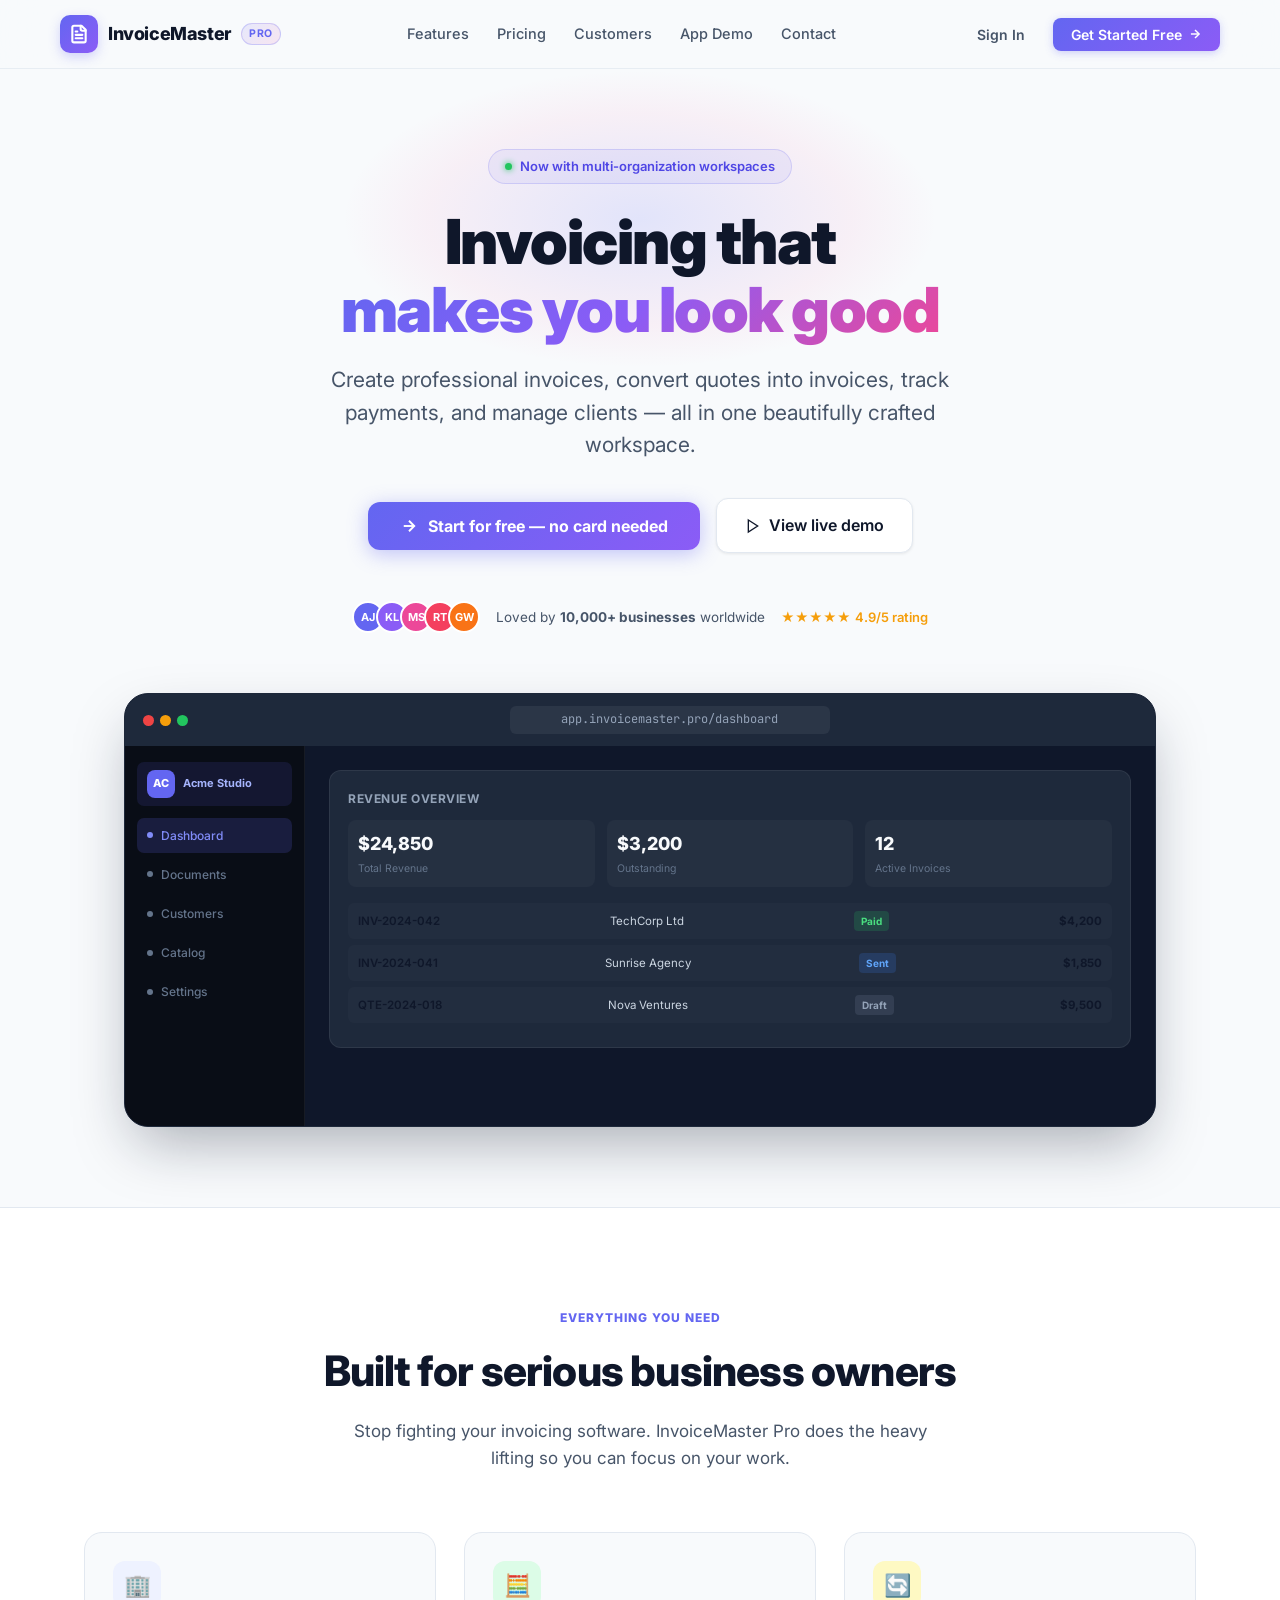
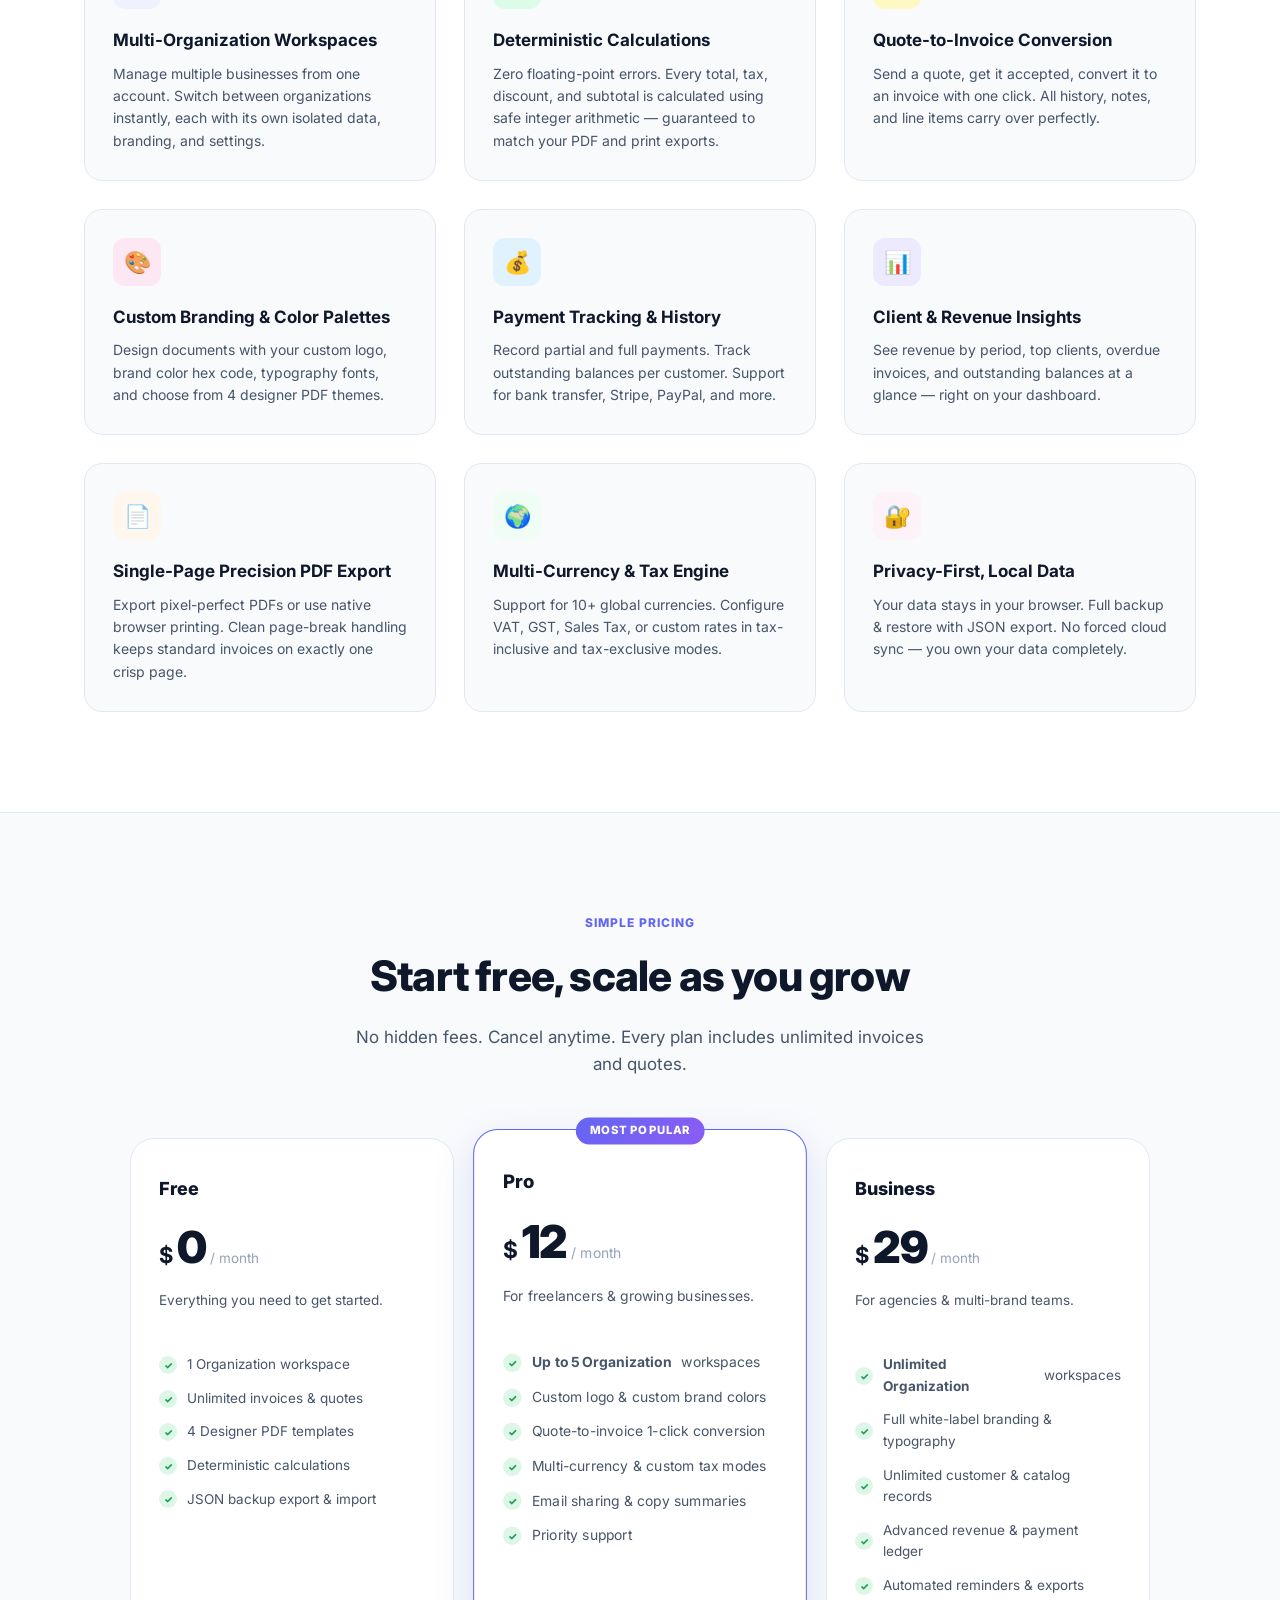
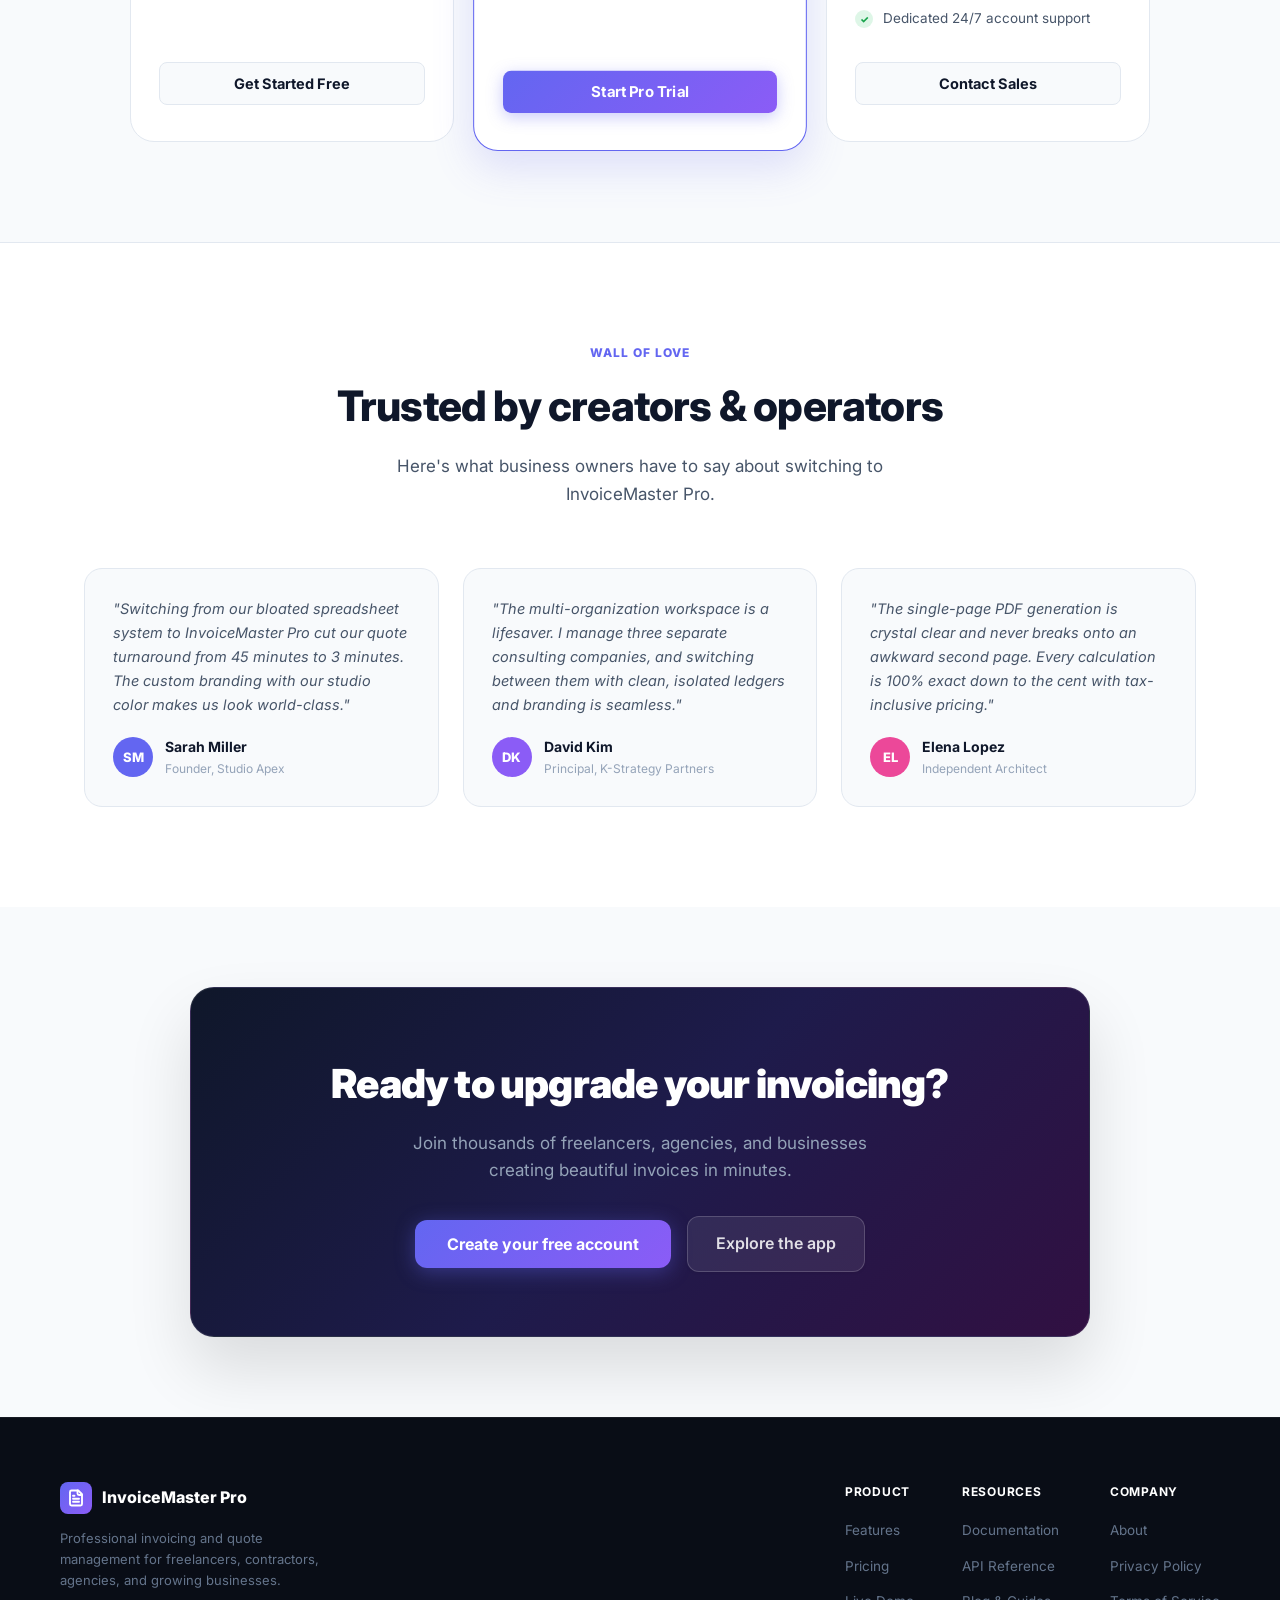
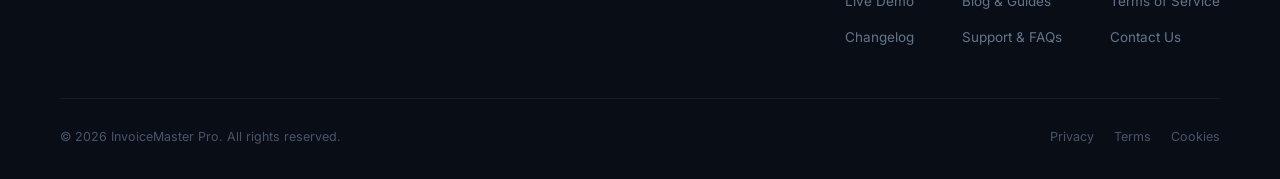
<file: landing.html>
<!DOCTYPE html>
<html lang="en">
<head>
  <meta charset="UTF-8">
  <meta name="viewport" content="width=device-width, initial-scale=1.0">
  <title>InvoiceMaster Pro — Professional Invoicing for Teams & Freelancers</title>
  <meta name="description" content="Create stunning invoices, quotes, and manage your business finances from one beautiful workspace. Used by 10,000+ freelancers, agencies & businesses.">
  <meta property="og:title" content="InvoiceMaster Pro — Professional Invoicing">
  <meta property="og:description" content="Invoicing software that gets out of your way. Create, send, and track invoices in minutes.">
  <link rel="preconnect" href="https://fonts.googleapis.com">
  <link rel="preconnect" href="https://fonts.gstatic.com" crossorigin>
  <link href="https://fonts.googleapis.com/css2?family=Inter:wght@300;400;500;600;700;800;900&family=JetBrains+Mono:wght@400;500&display=swap" rel="stylesheet">
  <link rel="stylesheet" href="css/landing.css">
</head>
<body>

  <!-- ======================================================
       NAVIGATION
  ====================================================== -->
  <nav class="lp-nav">
    <div class="lp-nav-inner">
      <a href="#" class="lp-logo">
        <div class="lp-logo-icon">
          <svg width="20" height="20" viewBox="0 0 24 24" fill="none" stroke="currentColor" stroke-width="2.5" stroke-linecap="round" stroke-linejoin="round">
            <path d="M15 2H6a2 2 0 0 0-2 2v16a2 2 0 0 0 2 2h12a2 2 0 0 0 2-2V7Z"/>
            <path d="M14 2v4a2 2 0 0 0 2 2h4"/>
            <path d="M10 9H8"/><path d="M16 13H8"/><path d="M16 17H8"/>
          </svg>
        </div>
        <span class="lp-logo-text">InvoiceMaster</span>
        <span class="lp-logo-badge">Pro</span>
      </a>

      <ul class="lp-nav-links">
        <li><a href="#features">Features</a></li>
        <li><a href="#pricing">Pricing</a></li>
        <li><a href="#testimonials">Customers</a></li>
        <li><a href="index.html">App Demo</a></li>
        <li><a href="#contact" id="nav-contact-link">Contact</a></li>
      </ul>

      <div class="lp-nav-cta">
        <button type="button" class="btn-ghost" id="btn-nav-login">Sign In</button>
        <button type="button" class="btn-primary-sm" id="btn-nav-signup">
          Get Started Free
          <svg width="14" height="14" viewBox="0 0 24 24" fill="none" stroke="currentColor" stroke-width="2.5"><path d="M5 12h14"/><path d="m12 5 7 7-7 7"/></svg>
        </button>
      </div>
    </div>
  </nav>

  <!-- ======================================================
       HERO
  ====================================================== -->
  <section class="lp-hero">
    <div class="hero-glow"></div>

    <div class="hero-pill">
      <div class="hero-pill-dot"></div>
      Now with multi-organization workspaces
    </div>

    <h1 class="hero-title">
      Invoicing that<br>
      <span class="gradient-text">makes you look good</span>
    </h1>

    <p class="hero-subtitle">
      Create professional invoices, convert quotes into invoices, track payments, 
      and manage clients — all in one beautifully crafted workspace.
    </p>

    <div class="hero-cta-group">
      <button type="button" class="btn-hero-primary" id="btn-hero-signup">
        <svg width="18" height="18" viewBox="0 0 24 24" fill="none" stroke="currentColor" stroke-width="2.5"><path d="M5 12h14"/><path d="m12 5 7 7-7 7"/></svg>
        Start for free — no card needed
      </button>
      <a href="index.html" class="btn-hero-secondary">
        <svg width="16" height="16" viewBox="0 0 24 24" fill="none" stroke="currentColor" stroke-width="2"><polygon points="5 3 19 12 5 21 5 3"/></svg>
        View live demo
      </a>
    </div>

    <div class="hero-social-proof">
      <div class="social-proof-avatars">
        <div class="av" style="background:#6366f1;">AJ</div>
        <div class="av" style="background:#8b5cf6;">KL</div>
        <div class="av" style="background:#ec4899;">MS</div>
        <div class="av" style="background:#f43f5e;">RT</div>
        <div class="av" style="background:#f97316;">GW</div>
      </div>
      <div class="social-proof-text">
        Loved by <strong>10,000+ businesses</strong> worldwide
      </div>
      <div class="hero-star-rating">
        <span class="stars">★★★★★</span>
        <span>4.9/5 rating</span>
      </div>
    </div>
  </section>

  <!-- ======================================================
       APP PREVIEW
  ====================================================== -->
  <section class="lp-app-preview">
    <div class="app-preview-frame">
      <div class="app-preview-topbar">
        <div class="app-preview-dots">
          <span class="dot-red"></span>
          <span class="dot-yellow"></span>
          <span class="dot-green"></span>
        </div>
        <div class="app-preview-url">app.invoicemaster.pro/dashboard</div>
      </div>
      <div class="app-preview-body">
        <div class="app-preview-sidebar">
          <div class="preview-nav-item" style="background:rgba(99,102,241,0.12); color:#a5b4fc; margin-bottom:8px;">
            <div style="width:28px; height:28px; background:#6366f1; border-radius:8px; display:flex;align-items:center;justify-content:center;font-size:11px;font-weight:800;color:#fff;">AC</div>
            <span style="font-size:11px;font-weight:700;">Acme Studio</span>
          </div>
          <div class="preview-nav-item active"><div class="preview-nav-dot"></div>Dashboard</div>
          <div class="preview-nav-item"><div class="preview-nav-dot"></div>Documents</div>
          <div class="preview-nav-item"><div class="preview-nav-dot"></div>Customers</div>
          <div class="preview-nav-item"><div class="preview-nav-dot"></div>Catalog</div>
          <div class="preview-nav-item"><div class="preview-nav-dot"></div>Settings</div>
        </div>
        <div class="app-preview-content">
          <div class="preview-card">
            <div class="preview-card-title">Revenue Overview</div>
            <div class="preview-stats">
              <div class="preview-stat">
                <div class="preview-stat-val">$24,850</div>
                <div class="preview-stat-label">Total Revenue</div>
              </div>
              <div class="preview-stat">
                <div class="preview-stat-val">$3,200</div>
                <div class="preview-stat-label">Outstanding</div>
              </div>
              <div class="preview-stat">
                <div class="preview-stat-val">12</div>
                <div class="preview-stat-label">Active Invoices</div>
              </div>
            </div>
            <div class="preview-row">
              <span style="font-weight:600;color:#0f172a;">INV-2024-042</span>
              <span>TechCorp Ltd</span>
              <span class="preview-badge badge-paid">Paid</span>
              <span style="font-weight:700;color:#0f172a;">$4,200</span>
            </div>
            <div class="preview-row">
              <span style="font-weight:600;color:#0f172a;">INV-2024-041</span>
              <span>Sunrise Agency</span>
              <span class="preview-badge badge-sent">Sent</span>
              <span style="font-weight:700;color:#0f172a;">$1,850</span>
            </div>
            <div class="preview-row">
              <span style="font-weight:600;color:#0f172a;">QTE-2024-018</span>
              <span>Nova Ventures</span>
              <span class="preview-badge badge-draft">Draft</span>
              <span style="font-weight:700;color:#0f172a;">$9,500</span>
            </div>
          </div>
        </div>
      </div>
    </div>
  </section>

  <!-- ======================================================
       FEATURES
  ====================================================== -->
  <section class="lp-features" id="features">
    <div class="container">
      <div class="section-eyebrow">Everything you need</div>
      <h2 class="section-title">Built for serious business owners</h2>
      <p class="section-subtitle">
        Stop fighting your invoicing software. InvoiceMaster Pro does the heavy lifting so you can focus on your work.
      </p>

      <div class="features-grid">
        <div class="feature-card">
          <div class="feature-icon" style="background:#eef2ff;">🏢</div>
          <div class="feature-title">Multi-Organization Workspaces</div>
          <div class="feature-desc">Manage multiple businesses from one account. Switch between organizations instantly, each with its own isolated data, branding, and settings.</div>
        </div>
        <div class="feature-card">
          <div class="feature-icon" style="background:#dcfce7;">🧮</div>
          <div class="feature-title">Deterministic Calculations</div>
          <div class="feature-desc">Zero floating-point errors. Every total, tax, discount, and subtotal is calculated using safe integer arithmetic — guaranteed to match your PDF and print exports.</div>
        </div>
        <div class="feature-card">
          <div class="feature-icon" style="background:#fef9c3;">🔄</div>
          <div class="feature-title">Quote-to-Invoice Conversion</div>
          <div class="feature-desc">Send a quote, get it accepted, convert it to an invoice with one click. All history, notes, and line items carry over perfectly.</div>
        </div>
        <div class="feature-card">
          <div class="feature-icon" style="background:#fce7f3;">🎨</div>
          <div class="feature-title">Custom Branding & Color Palettes</div>
          <div class="feature-desc">Design documents with your custom logo, brand color hex code, typography fonts, and choose from 4 designer PDF themes.</div>
        </div>
        <div class="feature-card">
          <div class="feature-icon" style="background:#e0f2fe;">💰</div>
          <div class="feature-title">Payment Tracking & History</div>
          <div class="feature-desc">Record partial and full payments. Track outstanding balances per customer. Support for bank transfer, Stripe, PayPal, and more.</div>
        </div>
        <div class="feature-card">
          <div class="feature-icon" style="background:#ede9fe;">📊</div>
          <div class="feature-title">Client & Revenue Insights</div>
          <div class="feature-desc">See revenue by period, top clients, overdue invoices, and outstanding balances at a glance — right on your dashboard.</div>
        </div>
        <div class="feature-card">
          <div class="feature-icon" style="background:#fff7ed;">📄</div>
          <div class="feature-title">Single-Page Precision PDF Export</div>
          <div class="feature-desc">Export pixel-perfect PDFs or use native browser printing. Clean page-break handling keeps standard invoices on exactly one crisp page.</div>
        </div>
        <div class="feature-card">
          <div class="feature-icon" style="background:#f0fdf4;">🌍</div>
          <div class="feature-title">Multi-Currency & Tax Engine</div>
          <div class="feature-desc">Support for 10+ global currencies. Configure VAT, GST, Sales Tax, or custom rates in tax-inclusive and tax-exclusive modes.</div>
        </div>
        <div class="feature-card">
          <div class="feature-icon" style="background:#fdf2f8;">🔐</div>
          <div class="feature-title">Privacy-First, Local Data</div>
          <div class="feature-desc">Your data stays in your browser. Full backup & restore with JSON export. No forced cloud sync — you own your data completely.</div>
        </div>
      </div>
    </div>
  </section>

  <!-- ======================================================
       PRICING
  ====================================================== -->
  <section class="lp-pricing" id="pricing">
    <div class="container">
      <div class="section-eyebrow">Simple Pricing</div>
      <h2 class="section-title">Start free, scale as you grow</h2>
      <p class="section-subtitle">
        No hidden fees. Cancel anytime. Every plan includes unlimited invoices and quotes.
      </p>

      <div class="pricing-grid">
        <!-- Free -->
        <div class="pricing-card">
          <div class="pricing-name">Free</div>
          <div class="pricing-price">
            <span class="currency">$</span>
            <span class="amount">0</span>
            <span class="period">/ month</span>
          </div>
          <div class="pricing-tagline">Everything you need to get started.</div>
          <ul class="pricing-features">
            <li><div class="pricing-check">✓</div>1 Organization workspace</li>
            <li><div class="pricing-check">✓</div>Unlimited invoices & quotes</li>
            <li><div class="pricing-check">✓</div>4 Designer PDF templates</li>
            <li><div class="pricing-check">✓</div>Deterministic calculations</li>
            <li><div class="pricing-check">✓</div>JSON backup export & import</li>
          </ul>
          <button type="button" class="btn-pricing" id="btn-pricing-free">Get Started Free</button>
        </div>

        <!-- Pro -->
        <div class="pricing-card featured">
          <div class="pricing-badge">Most Popular</div>
          <div class="pricing-name">Pro</div>
          <div class="pricing-price">
            <span class="currency">$</span>
            <span class="amount">12</span>
            <span class="period">/ month</span>
          </div>
          <div class="pricing-tagline">For freelancers & growing businesses.</div>
          <ul class="pricing-features">
            <li><div class="pricing-check">✓</div><strong>Up to 5 Organization</strong> workspaces</li>
            <li><div class="pricing-check">✓</div>Custom logo & custom brand colors</li>
            <li><div class="pricing-check">✓</div>Quote-to-invoice 1-click conversion</li>
            <li><div class="pricing-check">✓</div>Multi-currency & custom tax modes</li>
            <li><div class="pricing-check">✓</div>Email sharing & copy summaries</li>
            <li><div class="pricing-check">✓</div>Priority support</li>
          </ul>
          <button type="button" class="btn-pricing" id="btn-pricing-pro">Start Pro Trial</button>
        </div>

        <!-- Business -->
        <div class="pricing-card">
          <div class="pricing-name">Business</div>
          <div class="pricing-price">
            <span class="currency">$</span>
            <span class="amount">29</span>
            <span class="period">/ month</span>
          </div>
          <div class="pricing-tagline">For agencies & multi-brand teams.</div>
          <ul class="pricing-features">
            <li><div class="pricing-check">✓</div><strong>Unlimited Organization</strong> workspaces</li>
            <li><div class="pricing-check">✓</div>Full white-label branding & typography</li>
            <li><div class="pricing-check">✓</div>Unlimited customer & catalog records</li>
            <li><div class="pricing-check">✓</div>Advanced revenue & payment ledger</li>
            <li><div class="pricing-check">✓</div>Automated reminders & exports</li>
            <li><div class="pricing-check">✓</div>Dedicated 24/7 account support</li>
          </ul>
          <button type="button" class="btn-pricing" id="btn-pricing-business">Contact Sales</button>
        </div>
      </div>
    </div>
  </section>

  <!-- ======================================================
       TESTIMONIALS
  ====================================================== -->
  <section class="lp-testimonials" id="testimonials">
    <div class="container">
      <div class="section-eyebrow">Wall of Love</div>
      <h2 class="section-title">Trusted by creators & operators</h2>
      <p class="section-subtitle">
        Here's what business owners have to say about switching to InvoiceMaster Pro.
      </p>

      <div class="testimonials-grid">
        <div class="testimonial-card">
          <div class="testimonial-quote">
            "Switching from our bloated spreadsheet system to InvoiceMaster Pro cut our quote turnaround from 45 minutes to 3 minutes. The custom branding with our studio color makes us look world-class."
          </div>
          <div class="testimonial-author">
            <div class="testimonial-av" style="background:#6366f1;">SM</div>
            <div>
              <div class="testimonial-name">Sarah Miller</div>
              <div class="testimonial-role">Founder, Studio Apex</div>
            </div>
          </div>
        </div>

        <div class="testimonial-card">
          <div class="testimonial-quote">
            "The multi-organization workspace is a lifesaver. I manage three separate consulting companies, and switching between them with clean, isolated ledgers and branding is seamless."
          </div>
          <div class="testimonial-author">
            <div class="testimonial-av" style="background:#8b5cf6;">DK</div>
            <div>
              <div class="testimonial-name">David Kim</div>
              <div class="testimonial-role">Principal, K-Strategy Partners</div>
            </div>
          </div>
        </div>

        <div class="testimonial-card">
          <div class="testimonial-quote">
            "The single-page PDF generation is crystal clear and never breaks onto an awkward second page. Every calculation is 100% exact down to the cent with tax-inclusive pricing."
          </div>
          <div class="testimonial-author">
            <div class="testimonial-av" style="background:#ec4899;">EL</div>
            <div>
              <div class="testimonial-name">Elena Lopez</div>
              <div class="testimonial-role">Independent Architect</div>
            </div>
          </div>
        </div>
      </div>
    </div>
  </section>

  <!-- ======================================================
       CTA BANNER
  ====================================================== -->
  <section class="lp-cta-banner">
    <div class="container">
      <div class="cta-card">
        <h2>Ready to upgrade your invoicing?</h2>
        <p>Join thousands of freelancers, agencies, and businesses creating beautiful invoices in minutes.</p>
        <div class="cta-buttons">
          <button type="button" class="btn-hero-primary" id="btn-cta-signup">
            Create your free account
          </button>
          <a href="index.html" class="btn-hero-secondary" style="background:rgba(255,255,255,0.08);border-color:rgba(255,255,255,0.18);color:rgba(255,255,255,0.85);">
            Explore the app
          </a>
        </div>
      </div>
    </div>
  </section>

  <!-- ======================================================
       FOOTER
  ====================================================== -->
  <footer class="lp-footer">
    <div class="footer-inner">
      <div class="footer-top">
        <div class="footer-brand">
          <div class="footer-logo">
            <div class="footer-logo-icon">
              <svg width="18" height="18" viewBox="0 0 24 24" fill="none" stroke="currentColor" stroke-width="2.5" stroke-linecap="round" stroke-linejoin="round">
                <path d="M15 2H6a2 2 0 0 0-2 2v16a2 2 0 0 0 2 2h12a2 2 0 0 0 2-2V7Z"/>
                <path d="M14 2v4a2 2 0 0 0 2 2h4"/><path d="M10 9H8"/><path d="M16 13H8"/><path d="M16 17H8"/>
              </svg>
            </div>
            <span class="footer-logo-text">InvoiceMaster Pro</span>
          </div>
          <p class="footer-tagline">Professional invoicing and quote management for freelancers, contractors, agencies, and growing businesses.</p>
        </div>
        <div class="footer-links-group">
          <div class="footer-col">
            <h4>Product</h4>
            <ul>
              <li><a href="#features">Features</a></li>
              <li><a href="#pricing">Pricing</a></li>
              <li><a href="index.html">Live Demo</a></li>
              <li><a class="lp-open-modal" data-modal="changelog">Changelog</a></li>
            </ul>
          </div>
          <div class="footer-col">
            <h4>Resources</h4>
            <ul>
              <li><a class="lp-open-modal" data-modal="documentation">Documentation</a></li>
              <li><a class="lp-open-modal" data-modal="api">API Reference</a></li>
              <li><a class="lp-open-modal" data-modal="blog">Blog & Guides</a></li>
              <li><a class="lp-open-modal" data-modal="support">Support & FAQs</a></li>
            </ul>
          </div>
          <div class="footer-col">
            <h4>Company</h4>
            <ul>
              <li><a class="lp-open-modal" data-modal="about">About</a></li>
              <li><a class="lp-open-modal" data-modal="privacy">Privacy Policy</a></li>
              <li><a class="lp-open-modal" data-modal="terms">Terms of Service</a></li>
              <li><a class="lp-open-modal" data-modal="contact">Contact Us</a></li>
            </ul>
          </div>
        </div>
      </div>
      <div class="footer-bottom">
        <p>© 2026 InvoiceMaster Pro. All rights reserved.</p>
        <div class="footer-bottom-links">
          <a class="lp-open-modal" data-modal="privacy">Privacy</a>
          <a class="lp-open-modal" data-modal="terms">Terms</a>
          <a class="lp-open-modal" data-modal="cookies">Cookies</a>
        </div>
      </div>
    </div>
  </footer>

  <!-- ======================================================
       INTERACTIVE INFORMATIONAL MODALS CONTAINER
  ====================================================== -->
  <div id="lp-modals-host"></div>

  <!-- ======================================================
       INLINE AUTH MODAL STYLES (scoped for landing)
  ====================================================== -->
  <link rel="stylesheet" href="css/auth.css">

  <!-- ======================================================
       LANDING PAGE SCRIPT
  ====================================================== -->
  <script type="module">
    import { Auth, Session } from './js/auth/auth.js';
    import { AuthUI } from './js/auth/auth-ui.js';

    function goToApp() {
      window.location.href = 'index.html';
    }

    function openAuth(mode = 'register') {
      if (Session.isLoggedIn()) {
        goToApp();
        return;
      }
      AuthUI.guard(goToApp);
      setTimeout(() => {
        const tabs = document.querySelectorAll('.auth-tab');
        tabs.forEach(t => {
          const isTarget = t.dataset.tab === mode;
          t.classList.toggle('active', isTarget);
        });
        const loginForm = document.getElementById('auth-login-form');
        const regForm   = document.getElementById('auth-register-form');
        if (loginForm) loginForm.classList.toggle('hidden', mode !== 'login');
        if (regForm)   regForm.classList.toggle('hidden', mode !== 'register');
      }, 50);
    }

    // Modal Content Definitions
    const MODAL_DATA = {
      contact: {
        title: '✉️ Contact Us & Support',
        content: `
          <p>Have questions about InvoiceMaster Pro, custom integrations, or business plans? Send us a message and our support team will reply within 24 hours.</p>
          <form id="lp-contact-form">
            <div class="lp-form-group">
              <label for="contact-name">Full Name *</label>
              <input type="text" id="contact-name" class="lp-form-control" placeholder="e.g. Alex Johnson" required>
            </div>
            <div class="lp-form-group">
              <label for="contact-email">Work Email *</label>
              <input type="email" id="contact-email" class="lp-form-control" placeholder="alex@company.com" required>
            </div>
            <div class="lp-form-group">
              <label for="contact-subject">Subject</label>
              <select id="contact-subject" class="lp-form-control">
                <option value="General Inquiry">General Inquiry</option>
                <option value="Business & Team Plans">Business & Team Plans</option>
                <option value="Feature Request">Feature Request</option>
                <option value="Technical Support">Technical Support</option>
              </select>
            </div>
            <div class="lp-form-group">
              <label for="contact-message">Message *</label>
              <textarea id="contact-message" class="lp-form-control" rows="4" placeholder="How can we help your business?" required></textarea>
            </div>
            <button type="submit" class="btn-hero-primary" style="width: 100%; justify-content: center; margin-top: 8px;">
              Send Message
            </button>
          </form>
          <div style="margin-top: 18px; padding-top: 14px; border-top: 1px solid var(--border); font-size: 12.5px; color: var(--text-muted); text-align: center;">
            Direct Email: <a href="mailto:support@invoicemaster.pro" style="color: var(--primary); font-weight: 600;">support@invoicemaster.pro</a>
          </div>
        `
      },
      privacy: {
        title: '🔒 Privacy Policy',
        content: `
          <h4>1. Our Privacy Commitment</h4>
          <p>At InvoiceMaster Pro, your privacy is our top architectural priority. All invoices, quotes, client data, and financials are stored directly inside your browser's local sandbox storage unless you explicitly export them.</p>
          <h4>2. Data Collection & Processing</h4>
          <p>We do not track your clients, financial transactions, or business documents on external tracking servers. Account authentication tokens and organization identities are preserved locally for maximum confidentiality.</p>
          <h4>3. Backup & Data Ownership</h4>
          <p>You maintain 100% ownership of your business data. You can export complete JSON backups or delete all records at any time via Settings.</p>
          <h4>4. Third-Party Services</h4>
          <p>When downloading PDFs, rendering occurs client-side using JavaScript (html2pdf). No external document processing server receives your confidential customer information.</p>
        `
      },
      terms: {
        title: '📜 Terms of Service',
        content: `
          <h4>1. Acceptance of Terms</h4>
          <p>By accessing or using InvoiceMaster Pro, you agree to comply with and be bound by these Terms of Service.</p>
          <h4>2. Permitted Use</h4>
          <p>You may use InvoiceMaster Pro to generate invoices, quotes, track payments, and manage multi-organization commercial workspaces for lawful business operations.</p>
          <h4>3. Deterministic Accuracy</h4>
          <p>While InvoiceMaster Pro utilizes exact decimal arithmetic for financial precision, business owners are responsible for verifying local tax regulations, currency exchange laws, and statutory compliance before issuing invoices to clients.</p>
          <h4>4. Intellectual Property & Brand Assets</h4>
          <p>All logos, custom brand colors, and document designs you upload remain your exclusive intellectual property.</p>
        `
      },
      cookies: {
        title: '🍪 Cookies & Storage Policy',
        content: `
          <h4>Local Storage & Session Management</h4>
          <p>InvoiceMaster Pro does not use invasive third-party tracking cookies or advertising pixels. We utilize standard browser <code>localStorage</code> solely to:</p>
          <ul>
            <li>Maintain your active login session and organization workspaces.</li>
            <li>Store your document catalogs, customer directories, and customized branding color palettes.</li>
            <li>Remember your theme preferences (Light / Dark mode).</li>
          </ul>
          <p>You can clear your local storage at any time from your browser settings or via the Factory Reset button in Settings.</p>
        `
      },
      documentation: {
        title: '📚 Documentation & User Guide',
        content: `
          <h4>Quick Start Guide</h4>
          <ul>
            <li><strong>1. Set Up Business Profile:</strong> Navigate to Settings to enter your company name, tax ID, payment instructions, and upload your logo.</li>
            <li><strong>2. Configure Branding:</strong> Choose your primary brand hex color and select from 4 designer PDF templates.</li>
            <li><strong>3. Create Invoices & Quotes:</strong> Click "New Invoice" or "New Quote". Add line items, apply line or document discounts, set payment terms, and click Save.</li>
            <li><strong>4. Quote Conversion:</strong> Quotes can be converted into active invoices with one click, carrying over all line items and customer details.</li>
            <li><strong>5. Export & Sharing:</strong> Preview documents in real-time, download single-page vector PDFs, or generate one-click email drafts.</li>
          </ul>
        `
      },
      api: {
        title: '⚡ API Reference & Data Schemas',
        content: `
          <h4>JSON Backup & Document Data Schema</h4>
          <p>All records exported from InvoiceMaster Pro follow a strict, portable JSON structure:</p>
          <pre style="background: #0f172a; color: #38bdf8; padding: 14px; border-radius: 8px; font-family: monospace; font-size: 11.5px; overflow-x: auto; margin-bottom: 12px;">{
  "version": "1.0",
  "exportedAt": "2026-08-21T12:00:00.000Z",
  "documents": [
    {
      "id": "doc_123",
      "number": "INV-0001",
      "type": "invoice",
      "status": "Paid",
      "date": "2026-08-21",
      "dueDate": "2026-09-04",
      "currency": "USD",
      "items": [...]
    }
  ],
  "customers": [...],
  "products": [...],
  "settings": {...}
}</pre>
        `
      },
      changelog: {
        title: '🚀 Release Changelog',
        content: `
          <h4>Version 1.1.0 (Current Release)</h4>
          <ul>
            <li>✨ Added Custom Brand Color Picker, Hex Code input, and 8 Quick Color Swatches.</li>
            <li>✨ Single-Page PDF Precision Engine — eliminates unwanted second page overflow on standard invoices.</li>
            <li>✨ Live Mini Invoice Preview studio in Workspace Settings.</li>
            <li>✨ Enhanced Document Email & Sharing Composer with pre-formatted summaries.</li>
            <li>✨ 16-point automated verification suite for zero-drift financial calculations.</li>
          </ul>
          <h4>Version 1.0.0</h4>
          <ul>
            <li>🎉 Initial release with Multi-Organization workspaces, customer CRM, catalog management, and 4 designer PDF themes.</li>
          </ul>
        `
      },
      blog: {
        title: '✍️ Blog & Invoicing Best Practices',
        content: `
          <h4>How to Get Invoices Paid 2x Faster</h4>
          <p>Studies show that clear payment terms (like Net 14), detailed payment instructions, and branded invoice designs reduce payment delays by up to 60%.</p>
          <h4>Tax-Inclusive vs. Tax-Exclusive Pricing</h4>
          <p>Depending on your jurisdiction (e.g. EU/UK VAT vs. US Sales Tax), configure tax modes per document so totals always align with statutory requirements.</p>
        `
      },
      support: {
        title: '💡 Support & Frequently Asked Questions',
        content: `
          <h4>Frequently Asked Questions</h4>
          <ul>
            <li><strong>Q: Can I manage multiple companies?</strong><br>A: Yes! Use the organization switcher in the sidebar to create and toggle between separate businesses.</li>
            <li><strong>Q: How do I change my invoice template?</strong><br>A: You can set a global template in Settings or choose a template per document on the Preview page.</li>
            <li><strong>Q: Will my data be lost if I close my browser?</strong><br>A: No. All records are saved in persistent storage. You can also export portable JSON backups anytime.</li>
          </ul>
          <p style="margin-top: 14px;">Need further assistance? Email us at <a href="mailto:support@invoicemaster.pro" style="color: var(--primary); font-weight: 700;">support@invoicemaster.pro</a></p>
        `
      },
      about: {
        title: '🏢 About InvoiceMaster Pro',
        content: `
          <p>InvoiceMaster Pro was built with a single mission: to create a deterministic, private, and beautifully designed invoicing platform that empowers freelancers, agencies, and small businesses worldwide.</p>
          <p>We believe business tools should be fast, transparent, and completely free from artificial lock-in.</p>
        `
      }
    };

    function showInfoModal(modalKey) {
      const data = MODAL_DATA[modalKey];
      if (!data) return;

      const host = document.getElementById('lp-modals-host');
      if (!host) return;

      host.innerHTML = `
        <div class="lp-modal-overlay" id="lp-modal-backdrop">
          <div class="lp-modal-box" role="dialog" aria-modal="true">
            <div class="lp-modal-header">
              <h3>${data.title}</h3>
              <button type="button" class="lp-modal-close" id="btn-close-lp-modal" aria-label="Close">✕</button>
            </div>
            <div class="lp-modal-body">
              ${data.content}
            </div>
          </div>
        </div>
      `;

      // Close handlers
      const closeModal = () => { host.innerHTML = ''; };
      document.getElementById('btn-close-lp-modal')?.addEventListener('click', closeModal);
      document.getElementById('lp-modal-backdrop')?.addEventListener('click', (e) => {
        if (e.target.id === 'lp-modal-backdrop') closeModal();
      });

      // Contact Form submit handler
      const contactForm = document.getElementById('lp-contact-form');
      if (contactForm) {
        contactForm.addEventListener('submit', (e) => {
          e.preventDefault();
          const name = document.getElementById('contact-name')?.value;
          const email = document.getElementById('contact-email')?.value;
          const subject = document.getElementById('contact-subject')?.value;
          const message = document.getElementById('contact-message')?.value;

          closeModal();
          showToast(`Thank you, ${name}! Your message has been received.`);
        });
      }
    }

    function showToast(message) {
      const existing = document.querySelector('.lp-toast');
      if (existing) existing.remove();

      const toast = document.createElement('div');
      toast.className = 'lp-toast';
      toast.innerHTML = `<span>✓</span> <span>${message}</span>`;
      document.body.appendChild(toast);

      setTimeout(() => {
        toast.style.opacity = '0';
        toast.style.transition = 'opacity 0.3s ease';
        setTimeout(() => toast.remove(), 300);
      }, 4000);
    }

    // Bind all modal trigger links
    document.querySelectorAll('.lp-open-modal').forEach(el => {
      el.addEventListener('click', (e) => {
        e.preventDefault();
        const key = el.dataset.modal;
        showInfoModal(key);
      });
    });

    document.getElementById('nav-contact-link')?.addEventListener('click', (e) => {
      e.preventDefault();
      showInfoModal('contact');
    });

    // Wire up all CTA buttons
    document.getElementById('btn-nav-signup')?.addEventListener('click', () => openAuth('register'));
    document.getElementById('btn-nav-login')?.addEventListener('click',  () => openAuth('login'));
    document.getElementById('btn-hero-signup')?.addEventListener('click', () => openAuth('register'));
    document.getElementById('btn-cta-signup')?.addEventListener('click',  () => openAuth('register'));
    document.getElementById('btn-pricing-free')?.addEventListener('click', () => openAuth('register'));
    document.getElementById('btn-pricing-pro')?.addEventListener('click',  () => openAuth('register'));
    document.getElementById('btn-pricing-business')?.addEventListener('click', () => showInfoModal('contact'));

    // If already logged in, update nav CTA
    if (Session.isLoggedIn()) {
      const user = Auth.currentUser();
      const org  = Auth.currentOrg();
      const signupBtn = document.getElementById('btn-nav-signup');
      if (signupBtn && user) {
        signupBtn.textContent = `Open App — ${org?.name || 'Workspace'}`;
        signupBtn.addEventListener('click', goToApp);
      }
      const loginBtn = document.getElementById('btn-nav-login');
      if (loginBtn) loginBtn.style.display = 'none';
    }

    // Close modal on Escape
    document.addEventListener('keydown', (e) => {
      if (e.key === 'Escape') {
        const host = document.getElementById('lp-modals-host');
        if (host) host.innerHTML = '';
      }
    });
  </script>
</body>
</html>
</file>
<file: css/landing.css>
/* =============================================================================
   Landing Page Stylesheet — InvoiceMaster Pro Marketing Site
   ============================================================================= */

* {
  margin: 0;
  padding: 0;
  box-sizing: border-box;
}

:root {
  --primary:       #6366f1;
  --primary-dark:  #4f46e5;
  --accent:        #8b5cf6;
  --accent2:       #ec4899;
  --text-primary:  #0f172a;
  --text-secondary:#475569;
  --text-muted:    #94a3b8;
  --bg-app:        #f8fafc;
  --surface:       #ffffff;
  --border:        #e2e8f0;
  --font-sans: 'Inter', system-ui, -apple-system, sans-serif;
  --font-mono: 'JetBrains Mono', monospace;
  --radius-sm: 8px;
  --radius-md: 12px;
  --radius-lg: 18px;
  --radius-xl: 24px;
  --shadow-sm: 0 1px 3px rgba(0,0,0,0.08);
  --shadow-md: 0 4px 12px rgba(0,0,0,0.08);
  --shadow-lg: 0 16px 40px rgba(0,0,0,0.1);
  --shadow-xl: 0 32px 64px rgba(0,0,0,0.12);
}

html { scroll-behavior: smooth; }

body {
  font-family: var(--font-sans);
  background: var(--bg-app);
  color: var(--text-primary);
  line-height: 1.6;
  -webkit-font-smoothing: antialiased;
}

/* ---- Helpers ---- */
.container {
  max-width: 1160px;
  margin: 0 auto;
  padding: 0 24px;
}

.hidden { display: none !important; }

/* ---- Navigation ---- */
.lp-nav {
  position: sticky;
  top: 0;
  z-index: 1000;
  background: rgba(248, 250, 252, 0.88);
  backdrop-filter: blur(20px);
  -webkit-backdrop-filter: blur(20px);
  border-bottom: 1px solid rgba(226, 232, 240, 0.7);
  padding: 0 24px;
}

.lp-nav-inner {
  max-width: 1160px;
  margin: 0 auto;
  height: 68px;
  display: flex;
  align-items: center;
  justify-content: space-between;
  gap: 24px;
}

.lp-logo {
  display: flex;
  align-items: center;
  gap: 10px;
  text-decoration: none;
}

.lp-logo-icon {
  width: 38px;
  height: 38px;
  background: linear-gradient(135deg, var(--primary), var(--accent));
  border-radius: 10px;
  display: flex;
  align-items: center;
  justify-content: center;
  color: #fff;
  box-shadow: 0 4px 12px rgba(99,102,241,0.28);
}

.lp-logo-text {
  font-size: 18px;
  font-weight: 800;
  color: var(--text-primary);
  letter-spacing: -0.4px;
}

.lp-logo-badge {
  font-size: 10.5px;
  font-weight: 700;
  text-transform: uppercase;
  letter-spacing: 0.8px;
  padding: 2px 7px;
  border-radius: 20px;
  background: linear-gradient(135deg, rgba(99,102,241,0.12), rgba(236,72,153,0.12));
  color: var(--primary);
  border: 1px solid rgba(99,102,241,0.25);
}

.lp-nav-links {
  display: flex;
  align-items: center;
  gap: 28px;
  list-style: none;
}

.lp-nav-links a {
  font-size: 14.5px;
  font-weight: 500;
  color: var(--text-secondary);
  text-decoration: none;
  transition: color 0.15s;
}

.lp-nav-links a:hover {
  color: var(--primary);
}

.lp-nav-cta {
  display: flex;
  align-items: center;
  gap: 12px;
}

.btn-ghost {
  font-family: var(--font-sans);
  font-size: 14px;
  font-weight: 600;
  color: var(--text-secondary);
  background: transparent;
  border: none;
  padding: 8px 16px;
  border-radius: var(--radius-sm);
  cursor: pointer;
  transition: all 0.15s;
}

.btn-ghost:hover {
  color: var(--text-primary);
  background: rgba(0,0,0,0.05);
}

.btn-primary-sm {
  font-family: var(--font-sans);
  font-size: 14px;
  font-weight: 600;
  color: #fff;
  background: linear-gradient(135deg, var(--primary), var(--accent));
  border: none;
  padding: 8px 18px;
  border-radius: var(--radius-sm);
  cursor: pointer;
  display: flex;
  align-items: center;
  gap: 6px;
  box-shadow: 0 2px 8px rgba(99,102,241,0.3);
  transition: all 0.2s;
  text-decoration: none;
}

.btn-primary-sm:hover {
  transform: translateY(-1px);
  box-shadow: 0 4px 16px rgba(99,102,241,0.4);
}

/* ---- Hero Section ---- */
.lp-hero {
  padding: 80px 24px 60px;
  text-align: center;
  max-width: 900px;
  margin: 0 auto;
  position: relative;
}

.hero-glow {
  position: absolute;
  top: 0;
  left: 50%;
  transform: translateX(-50%);
  width: 600px;
  height: 300px;
  background: radial-gradient(ellipse at center, rgba(99,102,241,0.15) 0%, rgba(236,72,153,0.06) 50%, transparent 70%);
  pointer-events: none;
  z-index: 0;
}

.hero-pill {
  display: inline-flex;
  align-items: center;
  gap: 8px;
  padding: 6px 16px;
  border-radius: 30px;
  background: rgba(99,102,241,0.08);
  border: 1px solid rgba(99,102,241,0.2);
  font-size: 13px;
  font-weight: 600;
  color: var(--primary-dark);
  margin-bottom: 24px;
  position: relative;
  z-index: 1;
}

.hero-pill-dot {
  width: 7px;
  height: 7px;
  border-radius: 50%;
  background: #22c55e;
  box-shadow: 0 0 6px #22c55e;
}

.hero-title {
  font-size: clamp(38px, 6vw, 62px);
  font-weight: 900;
  line-height: 1.1;
  letter-spacing: -1.5px;
  color: var(--text-primary);
  margin-bottom: 20px;
  position: relative;
  z-index: 1;
}

.gradient-text {
  background: linear-gradient(135deg, var(--primary) 0%, var(--accent) 50%, var(--accent2) 100%);
  -webkit-background-clip: text;
  -webkit-text-fill-color: transparent;
  background-clip: text;
}

.hero-subtitle {
  font-size: clamp(17px, 2.2vw, 21px);
  color: var(--text-secondary);
  max-width: 660px;
  margin: 0 auto 36px;
  line-height: 1.55;
  font-weight: 400;
  position: relative;
  z-index: 1;
}

.hero-cta-group {
  display: flex;
  align-items: center;
  justify-content: center;
  gap: 16px;
  flex-wrap: wrap;
  margin-bottom: 48px;
  position: relative;
  z-index: 1;
}

.btn-hero-primary {
  font-family: var(--font-sans);
  font-size: 16px;
  font-weight: 700;
  color: #fff;
  background: linear-gradient(135deg, var(--primary), var(--accent));
  border: none;
  padding: 14px 32px;
  border-radius: var(--radius-md);
  cursor: pointer;
  display: inline-flex;
  align-items: center;
  gap: 10px;
  box-shadow: 0 4px 20px rgba(99,102,241,0.38);
  transition: all 0.2s;
  text-decoration: none;
}

.btn-hero-primary:hover {
  transform: translateY(-2px);
  box-shadow: 0 8px 30px rgba(99,102,241,0.48);
}

.btn-hero-secondary {
  font-family: var(--font-sans);
  font-size: 16px;
  font-weight: 600;
  color: var(--text-primary);
  background: var(--surface);
  border: 1px solid var(--border);
  padding: 14px 28px;
  border-radius: var(--radius-md);
  cursor: pointer;
  display: inline-flex;
  align-items: center;
  gap: 8px;
  box-shadow: var(--shadow-sm);
  transition: all 0.2s;
  text-decoration: none;
}

.btn-hero-secondary:hover {
  background: #f1f5f9;
  border-color: #cbd5e1;
  transform: translateY(-1px);
}

.hero-social-proof {
  display: flex;
  align-items: center;
  justify-content: center;
  gap: 16px;
  flex-wrap: wrap;
  position: relative;
  z-index: 1;
}

.social-proof-avatars {
  display: flex;
  align-items: center;
}

.social-proof-avatars .av {
  width: 32px;
  height: 32px;
  border-radius: 50%;
  border: 2px solid var(--surface);
  display: flex;
  align-items: center;
  justify-content: center;
  font-size: 11px;
  font-weight: 700;
  color: #fff;
  margin-left: -8px;
}

.social-proof-avatars .av:first-child { margin-left: 0; }

.social-proof-text {
  font-size: 13.5px;
  color: var(--text-secondary);
}

.hero-star-rating {
  display: flex;
  align-items: center;
  gap: 4px;
  font-size: 13px;
  font-weight: 600;
  color: #f59e0b;
}

/* ---- App Preview Mockup ---- */
.lp-app-preview {
  padding: 0 24px 80px;
  max-width: 1080px;
  margin: 0 auto;
}

.app-preview-frame {
  background: #0f172a;
  border-radius: var(--radius-xl);
  box-shadow: 0 25px 60px -12px rgba(15,23,42,0.35), 0 0 0 1px rgba(255,255,255,0.08);
  overflow: hidden;
  border: 1px solid #1e293b;
}

.app-preview-topbar {
  background: #1e293b;
  padding: 12px 18px;
  display: flex;
  align-items: center;
  gap: 14px;
}

.app-preview-dots {
  display: flex;
  gap: 6px;
}

.dot-red, .dot-yellow, .dot-green {
  width: 11px;
  height: 11px;
  border-radius: 50%;
}
.dot-red { background: #ef4444; }
.dot-yellow { background: #f59e0b; }
.dot-green { background: #22c55e; }

.app-preview-url {
  background: rgba(255,255,255,0.06);
  border-radius: 6px;
  padding: 4px 14px;
  font-size: 12px;
  font-family: var(--font-mono);
  color: #94a3b8;
  flex: 1;
  max-width: 320px;
  margin: 0 auto;
  text-align: center;
}

.app-preview-body {
  height: 380px;
  background: #0f172a;
  display: flex;
  overflow: hidden;
}

.app-preview-sidebar {
  width: 180px;
  background: #090d16;
  border-right: 1px solid rgba(255,255,255,0.06);
  padding: 16px 12px;
  display: flex;
  flex-direction: column;
  gap: 4px;
  flex-shrink: 0;
}

.preview-nav-item {
  display: flex;
  align-items: center;
  gap: 8px;
  padding: 8px 10px;
  border-radius: 7px;
  font-size: 12px;
  font-weight: 500;
  color: #64748b;
}

.preview-nav-item.active {
  background: rgba(99,102,241,0.18);
  color: #818cf8;
}

.preview-nav-dot {
  width: 6px;
  height: 6px;
  border-radius: 50%;
  background: currentColor;
}

.app-preview-content {
  flex: 1;
  padding: 24px;
  background: #0f172a;
  overflow: hidden;
}

.preview-card {
  background: #1e293b;
  border-radius: 12px;
  border: 1px solid rgba(255,255,255,0.07);
  padding: 18px;
  margin-bottom: 14px;
}

.preview-card-title {
  font-size: 12px;
  font-weight: 700;
  color: #94a3b8;
  text-transform: uppercase;
  letter-spacing: 0.5px;
  margin-bottom: 12px;
}

.preview-stats {
  display: grid;
  grid-template-columns: repeat(3, 1fr);
  gap: 12px;
  margin-bottom: 16px;
}

.preview-stat {
  background: rgba(255,255,255,0.03);
  border-radius: 8px;
  padding: 10px;
}

.preview-stat-val {
  font-size: 18px;
  font-weight: 800;
  color: #f8fafc;
}

.preview-stat-label {
  font-size: 10.5px;
  color: #64748b;
  margin-top: 2px;
}

.preview-row {
  display: flex;
  align-items: center;
  justify-content: space-between;
  padding: 8px 10px;
  border-radius: 6px;
  background: rgba(255,255,255,0.02);
  margin-bottom: 6px;
  font-size: 11.5px;
  color: #cbd5e1;
}

.preview-badge {
  padding: 2px 7px;
  border-radius: 4px;
  font-size: 10px;
  font-weight: 700;
}
.badge-paid { background: rgba(34,197,94,0.18); color: #4ade80; }
.badge-sent { background: rgba(59,130,246,0.18); color: #60a5fa; }
.badge-draft { background: rgba(148,163,184,0.15); color: #94a3b8; }

/* ---- Features Section ---- */
.lp-features {
  padding: 100px 0;
  background: #ffffff;
  border-top: 1px solid var(--border);
  border-bottom: 1px solid var(--border);
}

.section-eyebrow {
  font-size: 12px;
  font-weight: 800;
  text-transform: uppercase;
  letter-spacing: 1px;
  color: var(--primary);
  margin-bottom: 10px;
  text-align: center;
}

.section-title {
  font-size: clamp(28px, 4vw, 42px);
  font-weight: 800;
  color: var(--text-primary);
  text-align: center;
  letter-spacing: -0.8px;
  margin-bottom: 14px;
}

.section-subtitle {
  font-size: 17px;
  color: var(--text-secondary);
  text-align: center;
  max-width: 580px;
  margin: 0 auto 60px;
  line-height: 1.6;
}

.features-grid {
  display: grid;
  grid-template-columns: repeat(auto-fit, minmax(320px, 1fr));
  gap: 28px;
}

.feature-card {
  padding: 28px;
  border-radius: var(--radius-lg);
  border: 1px solid var(--border);
  background: var(--bg-app);
  transition: all 0.25s;
}

.feature-card:hover {
  border-color: rgba(99,102,241,0.35);
  box-shadow: 0 12px 30px rgba(99,102,241,0.1);
  transform: translateY(-2px);
}

.feature-icon {
  width: 48px;
  height: 48px;
  border-radius: var(--radius-md);
  display: flex;
  align-items: center;
  justify-content: center;
  font-size: 22px;
  margin-bottom: 18px;
}

.feature-title {
  font-size: 17px;
  font-weight: 700;
  color: var(--text-primary);
  margin-bottom: 8px;
}

.feature-desc {
  font-size: 14px;
  color: var(--text-secondary);
  line-height: 1.6;
}

/* ---- Pricing Section ---- */
.lp-pricing {
  padding: 100px 0;
}

.pricing-grid {
  display: grid;
  grid-template-columns: repeat(auto-fit, minmax(300px, 1fr));
  gap: 24px;
  max-width: 1020px;
  margin: 0 auto;
  align-items: stretch;
}

.pricing-card {
  background: var(--surface);
  border: 1px solid var(--border);
  border-radius: var(--radius-xl);
  padding: 36px 28px;
  display: flex;
  flex-direction: column;
  position: relative;
  transition: all 0.25s;
}

.pricing-card.featured {
  border-color: var(--primary);
  box-shadow: 0 16px 40px rgba(99,102,241,0.18);
  transform: scale(1.03);
}

.pricing-badge {
  position: absolute;
  top: -12px;
  left: 50%;
  transform: translateX(-50%);
  background: linear-gradient(135deg, var(--primary), var(--accent));
  color: #fff;
  font-size: 11px;
  font-weight: 800;
  text-transform: uppercase;
  letter-spacing: 0.8px;
  padding: 4px 14px;
  border-radius: 20px;
}

.pricing-name {
  font-size: 18px;
  font-weight: 800;
  color: var(--text-primary);
  margin-bottom: 8px;
}

.pricing-price {
  display: flex;
  align-items: baseline;
  gap: 4px;
  margin-bottom: 8px;
}

.pricing-price .currency {
  font-size: 22px;
  font-weight: 700;
  color: var(--text-primary);
}

.pricing-price .amount {
  font-size: 44px;
  font-weight: 900;
  color: var(--text-primary);
  letter-spacing: -1px;
}

.pricing-price .period {
  font-size: 13.5px;
  color: var(--text-muted);
}

.pricing-tagline {
  font-size: 13.5px;
  color: var(--text-secondary);
  margin-bottom: 24px;
  min-height: 40px;
}

.pricing-features {
  list-style: none;
  display: flex;
  flex-direction: column;
  gap: 12px;
  margin-bottom: 32px;
  flex: 1;
}

.pricing-features li {
  display: flex;
  align-items: center;
  gap: 10px;
  font-size: 13.5px;
  color: var(--text-secondary);
}

.pricing-check {
  width: 18px;
  height: 18px;
  border-radius: 50%;
  background: rgba(34,197,94,0.15);
  color: #16a34a;
  display: flex;
  align-items: center;
  justify-content: center;
  font-size: 10px;
  font-weight: 800;
  flex-shrink: 0;
}

.btn-pricing {
  font-family: var(--font-sans);
  font-size: 14.5px;
  font-weight: 700;
  padding: 12px 20px;
  border-radius: var(--radius-sm);
  border: 1px solid var(--border);
  background: var(--bg-app);
  color: var(--text-primary);
  cursor: pointer;
  width: 100%;
  transition: all 0.15s;
  text-align: center;
}

.btn-pricing:hover {
  background: #f1f5f9;
  border-color: #cbd5e1;
}

.pricing-card.featured .btn-pricing {
  background: linear-gradient(135deg, var(--primary), var(--accent));
  color: #fff;
  border: none;
  box-shadow: 0 4px 16px rgba(99,102,241,0.35);
}

.pricing-card.featured .btn-pricing:hover {
  box-shadow: 0 6px 22px rgba(99,102,241,0.45);
  transform: translateY(-1px);
}

/* ---- Testimonials Section ---- */
.lp-testimonials {
  padding: 100px 0;
  background: #ffffff;
  border-top: 1px solid var(--border);
}

.testimonials-grid {
  display: grid;
  grid-template-columns: repeat(auto-fit, minmax(300px, 1fr));
  gap: 24px;
}

.testimonial-card {
  padding: 28px;
  border-radius: var(--radius-lg);
  border: 1px solid var(--border);
  background: var(--bg-app);
  display: flex;
  flex-direction: column;
  justify-content: space-between;
}

.testimonial-quote {
  font-size: 14.5px;
  color: var(--text-secondary);
  line-height: 1.65;
  margin-bottom: 20px;
  font-style: italic;
}

.testimonial-author {
  display: flex;
  align-items: center;
  gap: 12px;
}

.testimonial-av {
  width: 40px;
  height: 40px;
  border-radius: 50%;
  display: flex;
  align-items: center;
  justify-content: center;
  font-weight: 800;
  font-size: 13px;
  color: #fff;
}

.testimonial-name {
  font-size: 14px;
  font-weight: 700;
  color: var(--text-primary);
}

.testimonial-role {
  font-size: 12px;
  color: var(--text-muted);
}

/* ---- CTA Banner ---- */
.lp-cta-banner {
  padding: 80px 24px;
}

.cta-card {
  max-width: 900px;
  margin: 0 auto;
  background: linear-gradient(135deg, #0f172a 0%, #1e1b4b 50%, #311042 100%);
  border-radius: var(--radius-xl);
  padding: 64px 48px;
  text-align: center;
  border: 1px solid rgba(255,255,255,0.1);
  box-shadow: var(--shadow-xl);
}

.cta-card h2 {
  font-size: clamp(28px, 4vw, 40px);
  font-weight: 900;
  color: #fff;
  letter-spacing: -0.8px;
  margin-bottom: 14px;
}

.cta-card p {
  font-size: 17px;
  color: #94a3b8;
  max-width: 500px;
  margin: 0 auto 32px;
}

.cta-buttons {
  display: flex;
  align-items: center;
  justify-content: center;
  gap: 16px;
  flex-wrap: wrap;
}

/* ---- Footer ---- */
.lp-footer {
  background: #090d16;
  color: #94a3b8;
  padding: 64px 24px 32px;
  border-top: 1px solid rgba(255,255,255,0.06);
}

.footer-inner {
  max-width: 1160px;
  margin: 0 auto;
}

.footer-top {
  display: flex;
  justify-content: space-between;
  gap: 48px;
  flex-wrap: wrap;
  margin-bottom: 48px;
}

.footer-brand {
  max-width: 280px;
}

.footer-logo {
  display: flex;
  align-items: center;
  gap: 10px;
  margin-bottom: 14px;
}

.footer-logo-icon {
  width: 32px;
  height: 32px;
  background: linear-gradient(135deg, var(--primary), var(--accent));
  border-radius: 8px;
  display: flex;
  align-items: center;
  justify-content: center;
  color: #fff;
}

.footer-logo-text {
  font-size: 16px;
  font-weight: 800;
  color: #fff;
}

.footer-tagline {
  font-size: 13px;
  color: #64748b;
  line-height: 1.6;
}

.footer-links-group {
  display: flex;
  gap: 48px;
  flex-wrap: wrap;
}

.footer-col h4 {
  font-size: 12px;
  font-weight: 700;
  text-transform: uppercase;
  letter-spacing: 0.7px;
  color: #fff;
  margin-bottom: 16px;
}

.footer-col ul {
  list-style: none;
  display: flex;
  flex-direction: column;
  gap: 10px;
}

.footer-col ul li a {
  font-size: 13.5px;
  color: #64748b;
  text-decoration: none;
  transition: color 0.15s;
  cursor: pointer;
}

.footer-col ul li a:hover { color: #94a3b8; }

.footer-bottom {
  border-top: 1px solid rgba(255,255,255,0.06);
  padding-top: 28px;
  display: flex;
  align-items: center;
  justify-content: space-between;
  flex-wrap: wrap;
  gap: 12px;
}

.footer-bottom p {
  font-size: 12.5px;
  color: #475569;
}

.footer-bottom-links {
  display: flex;
  gap: 20px;
}

.footer-bottom-links a {
  font-size: 12.5px;
  color: #475569;
  text-decoration: none;
  transition: color 0.15s;
  cursor: pointer;
}

.footer-bottom-links a:hover { color: #94a3b8; }

/* ---- Informational Modal Overlay for Landing Page ---- */
.lp-modal-overlay {
  position: fixed;
  inset: 0;
  z-index: 10000;
  background: rgba(2, 6, 23, 0.78);
  backdrop-filter: blur(10px);
  -webkit-backdrop-filter: blur(10px);
  display: flex;
  align-items: center;
  justify-content: center;
  padding: 20px;
  animation: fadeIn 0.2s ease;
}

.lp-modal-box {
  background: #ffffff;
  border-radius: var(--radius-lg);
  box-shadow: var(--shadow-xl);
  max-width: 680px;
  width: 100%;
  max-height: 85vh;
  display: flex;
  flex-direction: column;
  overflow: hidden;
  border: 1px solid var(--border);
  animation: slideUp 0.25s cubic-bezier(0.16, 1, 0.3, 1);
}

@keyframes slideUp {
  from { opacity: 0; transform: translateY(20px) scale(0.97); }
  to   { opacity: 1; transform: translateY(0) scale(1); }
}

.lp-modal-header {
  padding: 20px 24px;
  border-bottom: 1px solid var(--border);
  display: flex;
  justify-content: space-between;
  align-items: center;
  background: #ffffff;
}

.lp-modal-header h3 {
  font-size: 18px;
  font-weight: 800;
  color: var(--text-primary);
  display: flex;
  align-items: center;
  gap: 10px;
}

.lp-modal-close {
  background: transparent;
  border: none;
  font-size: 20px;
  cursor: pointer;
  color: var(--text-muted);
  width: 32px;
  height: 32px;
  display: flex;
  align-items: center;
  justify-content: center;
  border-radius: 6px;
  transition: all 0.15s;
}

.lp-modal-close:hover {
  background: #f1f5f9;
  color: var(--text-primary);
}

.lp-modal-body {
  padding: 24px;
  overflow-y: auto;
  font-size: 14px;
  color: var(--text-secondary);
  line-height: 1.65;
}

.lp-modal-body h4 {
  font-size: 15px;
  font-weight: 700;
  color: var(--text-primary);
  margin: 16px 0 6px;
}

.lp-modal-body h4:first-child {
  margin-top: 0;
}

.lp-modal-body p {
  margin-bottom: 12px;
}

.lp-modal-body ul {
  padding-left: 20px;
  margin-bottom: 14px;
}

.lp-modal-body li {
  margin-bottom: 6px;
}

/* Contact Form inside Modal */
.lp-form-group {
  display: flex;
  flex-direction: column;
  gap: 6px;
  margin-bottom: 14px;
}

.lp-form-group label {
  font-size: 12.5px;
  font-weight: 700;
  color: var(--text-primary);
}

.lp-form-control {
  font-family: var(--font-sans);
  font-size: 14px;
  padding: 10px 14px;
  border-radius: var(--radius-sm);
  border: 1px solid var(--border);
  background: #ffffff;
  color: var(--text-primary);
  outline: none;
  transition: border-color 0.15s;
}

.lp-form-control:focus {
  border-color: var(--primary);
  box-shadow: 0 0 0 3px rgba(99,102,241,0.12);
}

.lp-toast {
  position: fixed;
  bottom: 24px;
  right: 24px;
  z-index: 20000;
  background: #0f172a;
  color: #ffffff;
  padding: 12px 20px;
  border-radius: var(--radius-sm);
  font-size: 13.5px;
  font-weight: 600;
  box-shadow: var(--shadow-lg);
  display: flex;
  align-items: center;
  gap: 10px;
  animation: slideUp 0.25s ease;
}

/* ---- Responsive ---- */
@media (max-width: 768px) {
  .lp-nav-links { display: none; }
  .hero-cta-group { flex-direction: column; align-items: stretch; }
  .btn-hero-primary, .btn-hero-secondary { width: 100%; justify-content: center; }
  .app-preview-body { height: 240px; }
  .app-preview-sidebar { width: 130px; }
  .cta-card { padding: 48px 24px; }
  .footer-top { flex-direction: column; }
  .footer-links-group { gap: 32px; }
  .auth-field-row { grid-template-columns: 1fr; }
}
</file>
<file: css/auth.css>
/* =============================================================================
   Auth Styles — Login / Register Modal, User Menu, Org Switcher, Org Badge
   ============================================================================= */

/* Auth Overlay */
.auth-overlay {
  position: fixed;
  inset: 0;
  z-index: 10000;
  background: rgba(2, 6, 23, 0.78);
  backdrop-filter: blur(10px);
  -webkit-backdrop-filter: blur(10px);
  display: flex;
  align-items: center;
  justify-content: center;
  padding: 20px;
  animation: authFadeIn 0.25s ease;
}

.auth-overlay-exit {
  animation: authFadeOut 0.3s ease forwards;
}

@keyframes authFadeIn {
  from { opacity: 0; }
  to   { opacity: 1; }
}

@keyframes authFadeOut {
  from { opacity: 1; }
  to   { opacity: 0; }
}

/* Auth Card */
.auth-card {
  background: var(--bg-surface);
  border-radius: var(--radius-xl);
  box-shadow: 0 32px 64px -16px rgba(0, 0, 0, 0.35);
  width: 100%;
  max-width: 480px;
  overflow: hidden;
  animation: authSlideUp 0.3s cubic-bezier(0.34, 1.56, 0.64, 1);
}

@keyframes authSlideUp {
  from { opacity: 0; transform: translateY(30px) scale(0.96); }
  to   { opacity: 1; transform: translateY(0) scale(1); }
}

.auth-card-header {
  padding: 36px 36px 0;
  text-align: center;
}

.auth-logo {
  width: 56px;
  height: 56px;
  background: linear-gradient(135deg, #6366f1, #8b5cf6);
  border-radius: 16px;
  display: flex;
  align-items: center;
  justify-content: center;
  color: white;
  margin: 0 auto 20px;
  box-shadow: 0 8px 24px rgba(99, 102, 241, 0.35);
}

.auth-title {
  font-size: 24px;
  font-weight: 800;
  color: var(--text-primary);
  margin: 0 0 6px;
  letter-spacing: -0.5px;
}

.auth-subtitle {
  font-size: 13.5px;
  color: var(--text-secondary);
  margin: 0;
  line-height: 1.5;
}

/* Tabs */
.auth-tabs {
  display: flex;
  margin: 24px 36px 0;
  background: var(--bg-surface-subtle);
  border-radius: var(--radius-md);
  padding: 4px;
  gap: 4px;
}

.auth-tab {
  flex: 1;
  padding: 8px 0;
  border: none;
  border-radius: calc(var(--radius-md) - 2px);
  background: transparent;
  color: var(--text-secondary);
  font-size: 13.5px;
  font-weight: 600;
  cursor: pointer;
  transition: all var(--transition-fast);
  font-family: var(--font-sans);
}

.auth-tab.active {
  background: var(--bg-surface);
  color: var(--text-primary);
  box-shadow: var(--shadow-sm);
}

/* Auth Form */
.auth-form {
  padding: 24px 36px 36px;
  display: flex;
  flex-direction: column;
  gap: 16px;
}

.auth-form.hidden {
  display: none;
}

.auth-field-row {
  display: grid;
  grid-template-columns: 1fr 1fr;
  gap: 12px;
}

.auth-field {
  display: flex;
  flex-direction: column;
  gap: 6px;
}

.auth-field label {
  font-size: 13px;
  font-weight: 600;
  color: var(--text-primary);
  display: flex;
  align-items: center;
  gap: 6px;
}

.auth-hint {
  font-size: 11px;
  font-weight: 400;
  color: var(--text-muted);
}

.auth-field input {
  height: 42px;
  padding: 0 14px;
  border: 1.5px solid var(--border-subtle);
  border-radius: var(--radius-md);
  font-size: 14px;
  font-family: var(--font-sans);
  color: var(--text-primary);
  background: var(--bg-surface);
  transition: border-color var(--transition-fast), box-shadow var(--transition-fast);
  outline: none;
}

.auth-field input:focus {
  border-color: var(--primary);
  box-shadow: 0 0 0 3px rgba(99, 102, 241, 0.12);
}

.auth-field input::placeholder {
  color: var(--text-muted);
}

/* Buttons */
.auth-btn-primary {
  width: 100%;
  height: 44px;
  border: none;
  border-radius: var(--radius-md);
  background: linear-gradient(135deg, #6366f1, #8b5cf6);
  color: #fff;
  font-size: 14.5px;
  font-weight: 700;
  font-family: var(--font-sans);
  cursor: pointer;
  display: flex;
  align-items: center;
  justify-content: center;
  gap: 8px;
  transition: all var(--transition-fast);
  box-shadow: 0 4px 14px rgba(99, 102, 241, 0.3);
  margin-top: 4px;
  position: relative;
}

.auth-btn-primary:hover:not(:disabled) {
  transform: translateY(-1px);
  box-shadow: 0 6px 20px rgba(99, 102, 241, 0.4);
}

.auth-btn-primary:disabled {
  opacity: 0.7;
  cursor: not-allowed;
}

.auth-btn-secondary {
  width: 100%;
  height: 42px;
  border: 1.5px solid var(--border-subtle);
  border-radius: var(--radius-md);
  background: transparent;
  color: var(--text-secondary);
  font-size: 13.5px;
  font-weight: 600;
  font-family: var(--font-sans);
  cursor: pointer;
  transition: all var(--transition-fast);
}

.auth-btn-secondary:hover {
  border-color: var(--border-strong);
  color: var(--text-primary);
  background: var(--bg-surface-subtle);
}

/* Loading spinner */
.auth-btn-spinner {
  width: 18px;
  height: 18px;
  border: 2px solid rgba(255, 255, 255, 0.4);
  border-top-color: #fff;
  border-radius: 50%;
  animation: authSpin 0.6s linear infinite;
}

@keyframes authSpin {
  to { transform: rotate(360deg); }
}

/* Divider */
.auth-divider {
  display: flex;
  align-items: center;
  gap: 10px;
  color: var(--text-muted);
  font-size: 12px;
}

.auth-divider::before,
.auth-divider::after {
  content: '';
  flex: 1;
  height: 1px;
  background: var(--border-subtle);
}

/* Error */
.auth-error {
  background: #fee2e2;
  border: 1px solid #fca5a5;
  color: #991b1b;
  border-radius: var(--radius-md);
  padding: 10px 14px;
  font-size: 13px;
  font-weight: 500;
  align-items: center;
  gap: 8px;
}

/* Legal */
.auth-legal {
  font-size: 11.5px;
  color: var(--text-muted);
  text-align: center;
  margin: 0;
  line-height: 1.5;
}

.auth-legal a {
  color: var(--primary);
  text-decoration: none;
}

/* Utility */
.hidden { display: none !important; }

/* =============================================================================
   Org Badge (Sidebar)
   ============================================================================= */

.org-badge-btn {
  display: flex;
  align-items: center;
  gap: 10px;
  width: 100%;
  padding: 10px 12px;
  border: none;
  border-radius: var(--radius-md);
  background: rgba(255, 255, 255, 0.06);
  cursor: pointer;
  text-align: left;
  transition: background var(--transition-fast);
  color: inherit;
  font-family: var(--font-sans);
}

.org-badge-btn:hover {
  background: rgba(255, 255, 255, 0.1);
}

.org-badge-btn svg {
  color: #64748b;
  flex-shrink: 0;
  margin-left: auto;
}

.org-avatar {
  width: 36px;
  height: 36px;
  border-radius: 10px;
  display: flex;
  align-items: center;
  justify-content: center;
  font-size: 13px;
  font-weight: 800;
  color: #fff;
  flex-shrink: 0;
  letter-spacing: -0.5px;
}

.org-badge-info {
  flex: 1;
  min-width: 0;
  overflow: hidden;
}

.org-badge-name {
  font-size: 13px;
  font-weight: 700;
  color: #fff;
  white-space: nowrap;
  overflow: hidden;
  text-overflow: ellipsis;
}

.org-badge-user {
  font-size: 11px;
  color: #64748b;
  white-space: nowrap;
  overflow: hidden;
  text-overflow: ellipsis;
}

/* =============================================================================
   User Menu Popover
   ============================================================================= */

.user-menu-popover {
  position: fixed;
  z-index: 9999;
  background: var(--bg-surface);
  border: 1px solid var(--border-subtle);
  border-radius: var(--radius-lg);
  box-shadow: var(--shadow-xl), 0 0 0 1px rgba(0,0,0,0.04);
  padding: 8px;
  min-width: 240px;
  animation: menuPop 0.15s cubic-bezier(0.34, 1.56, 0.64, 1);
}

@keyframes menuPop {
  from { opacity: 0; transform: translateY(-6px) scale(0.97); }
  to   { opacity: 1; transform: translateY(0) scale(1); }
}

.user-menu-header {
  display: flex;
  align-items: center;
  gap: 10px;
  padding: 10px 8px;
  margin-bottom: 4px;
}

.user-menu-avatar {
  width: 38px;
  height: 38px;
  border-radius: 10px;
  display: flex;
  align-items: center;
  justify-content: center;
  font-size: 15px;
  font-weight: 800;
  color: #fff;
  flex-shrink: 0;
}

.user-menu-name {
  font-size: 13.5px;
  font-weight: 700;
  color: var(--text-primary);
}

.user-menu-email {
  font-size: 11.5px;
  color: var(--text-muted);
}

.user-menu-section-label {
  font-size: 10.5px;
  font-weight: 700;
  text-transform: uppercase;
  letter-spacing: 0.6px;
  color: var(--text-muted);
  padding: 4px 8px 6px;
}

.user-menu-orgs {
  display: flex;
  flex-direction: column;
  gap: 2px;
}

.user-menu-org-item {
  display: flex;
  align-items: center;
  gap: 10px;
  width: 100%;
  padding: 8px 10px;
  border: none;
  border-radius: var(--radius-md);
  background: transparent;
  cursor: pointer;
  text-align: left;
  transition: background var(--transition-fast);
  font-family: var(--font-sans);
}

.user-menu-org-item:hover {
  background: var(--bg-surface-subtle);
}

.user-menu-org-item.active {
  background: var(--primary-light);
}

.org-avatar-sm {
  width: 28px;
  height: 28px;
  border-radius: 8px;
  display: flex;
  align-items: center;
  justify-content: center;
  font-size: 11px;
  font-weight: 800;
  color: #fff;
  flex-shrink: 0;
}

.user-menu-org-info {
  flex: 1;
  min-width: 0;
  overflow: hidden;
}

.user-menu-org-name {
  font-size: 13px;
  font-weight: 600;
  color: var(--text-primary);
  white-space: nowrap;
  overflow: hidden;
  text-overflow: ellipsis;
}

.user-menu-org-role {
  font-size: 11px;
  color: var(--text-muted);
}

.user-menu-divider {
  height: 1px;
  background: var(--border-subtle);
  margin: 6px 0;
}

.user-menu-action {
  display: flex;
  align-items: center;
  gap: 8px;
  width: 100%;
  padding: 8px 10px;
  border: none;
  border-radius: var(--radius-md);
  background: transparent;
  color: var(--text-secondary);
  font-size: 13px;
  font-weight: 500;
  cursor: pointer;
  text-align: left;
  transition: all var(--transition-fast);
  font-family: var(--font-sans);
}

.user-menu-action:hover {
  background: var(--bg-surface-subtle);
  color: var(--text-primary);
}

#btn-sign-out:hover {
  background: #fee2e2;
  color: #dc2626;
}

/* Dark mode overrides */
[data-theme="dark"] .auth-card {
  box-shadow: 0 32px 64px -16px rgba(0, 0, 0, 0.7);
}

[data-theme="dark"] .auth-error {
  background: rgba(220, 38, 38, 0.15);
  border-color: rgba(220, 38, 38, 0.35);
  color: #fca5a5;
}

[data-theme="dark"] .user-menu-popover {
  background: #1e293b;
  border-color: rgba(255,255,255,0.08);
}

[data-theme="dark"] .user-menu-org-item.active {
  background: rgba(99, 102, 241, 0.15);
}

[data-theme="dark"] .user-menu-action:hover {
  background: rgba(255,255,255,0.06);
}

[data-theme="dark"] #btn-sign-out:hover {
  background: rgba(220, 38, 38, 0.18);
}
</file>
